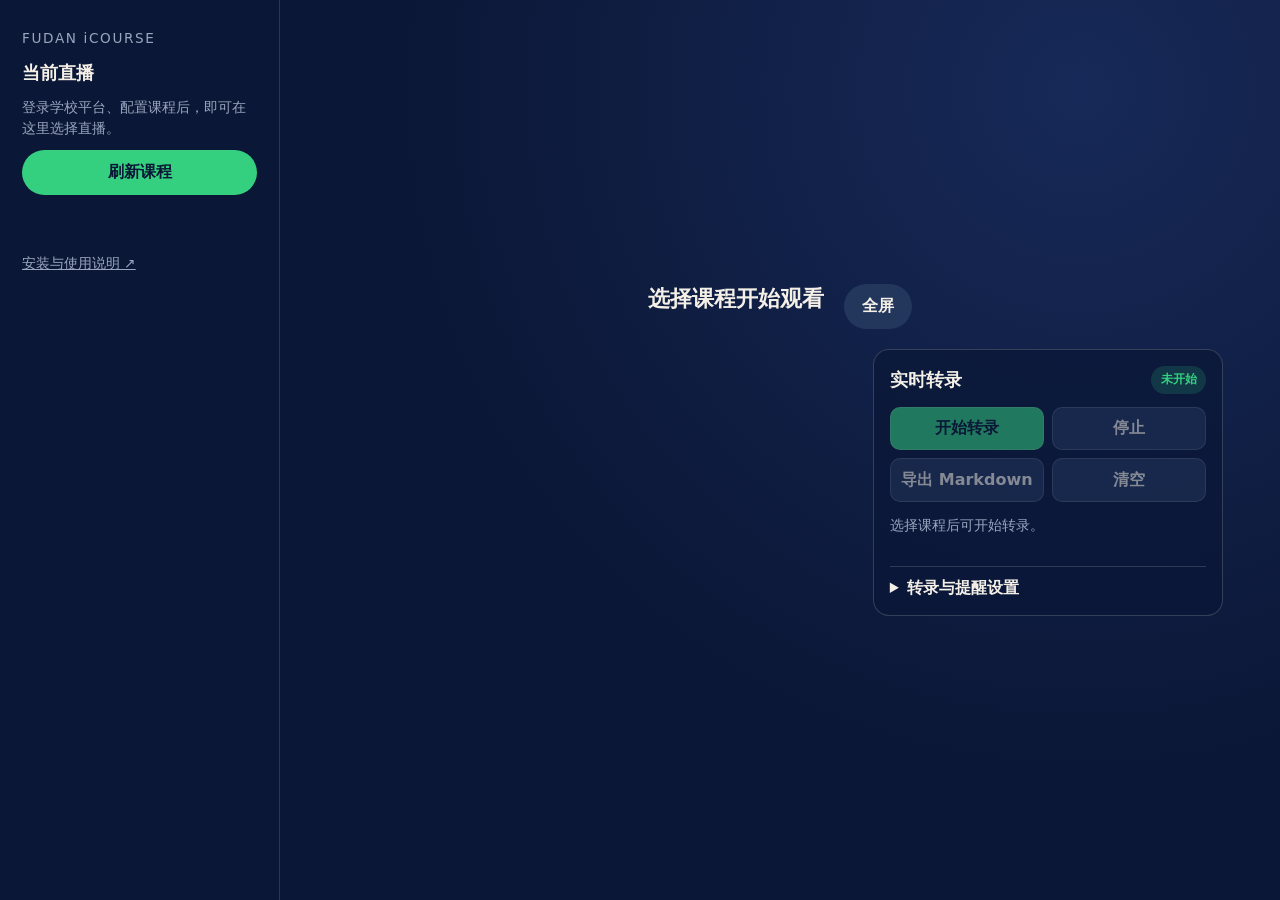
<file: frontend/index.html>
<!doctype html>
<html lang="zh-CN">
  <head>
    <meta charset="utf-8">
    <meta name="viewport" content="width=device-width, initial-scale=1">
    <meta http-equiv="refresh" content="0; url=live/">
    <title>Fudan iCourse Live Player</title>
  </head>
  <body>
    <p><a href="live/">进入当前直播播放器</a></p>
  </body>
</html>
</file>
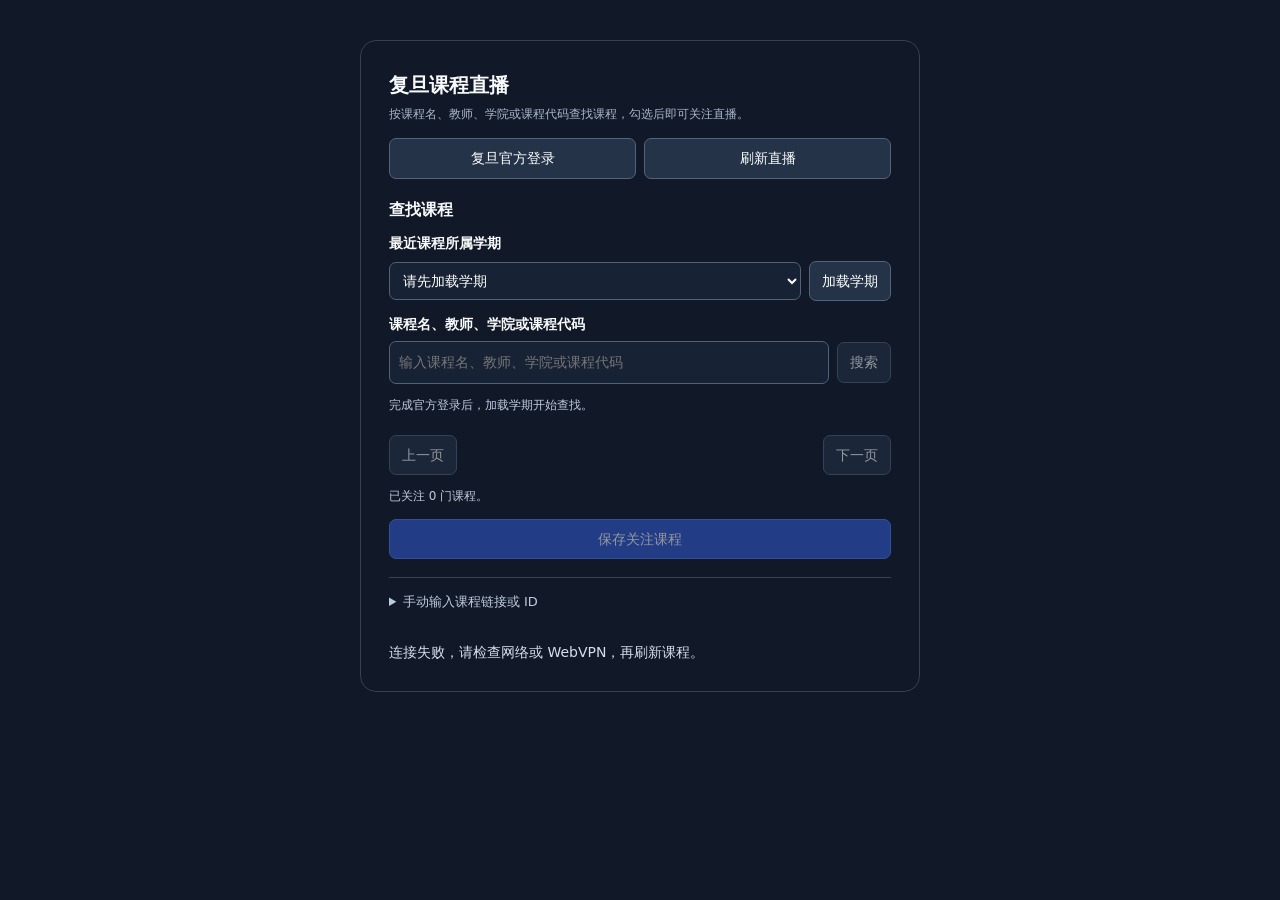
<file: edge_extension/popup/index.html>
<!doctype html>
<html lang="zh-CN">
  <head><meta charset="utf-8"><meta name="viewport" content="width=device-width,initial-scale=1"><title>复旦课程直播</title><link rel="stylesheet" href="popup.css"></head>
  <body>
    <h1>复旦课程直播</h1>
    <p class="intro">按课程名、教师、学院或课程代码查找课程，勾选后即可关注直播。</p>
    <div class="actions"><button id="login" type="button">复旦官方登录</button><button id="refresh" type="button">刷新直播</button></div>
    <section class="directory" aria-labelledby="directory-heading">
      <h2 id="directory-heading">查找课程</h2>
      <label for="directory-term">最近课程所属学期</label>
      <div class="term-row"><select id="directory-term"><option value="">请先加载学期</option></select><button id="directory-load" type="button">加载学期</button></div>
      <form id="directory-search"><label for="directory-query">课程名、教师、学院或课程代码</label><div class="search-row"><input id="directory-query" type="search" maxlength="120" placeholder="输入课程名、教师、学院或课程代码"><button id="directory-submit" type="submit" disabled>搜索</button></div></form>
      <p id="directory-status" role="status" aria-live="polite">完成官方登录后，加载学期开始查找。</p>
      <ul id="directory-results"></ul>
      <div class="directory-pages"><button id="directory-previous" type="button" disabled>上一页</button><button id="directory-next" type="button" disabled>下一页</button></div>
      <p id="directory-followed"></p><button id="directory-save" type="button" disabled>保存关注课程</button>
    </section>
    <details class="manual-settings"><summary>手动输入课程链接或 ID</summary>
    <form id="course-settings">
      <label for="course-ids">关注的课程</label>
      <textarea id="course-ids" rows="4" placeholder="粘贴课程 ID 或 iCourse 课程链接，每行一门" aria-describedby="course-help"></textarea>
      <p id="course-help">支持逗号或换行分隔。只保存课程 ID，不保存链接中的其他信息。</p>
      <button id="save" type="submit">保存并检查课程</button>
    </form>
    </details>
    <ul id="courses" aria-live="polite"></ul>
    <p id="status" role="status" aria-live="polite"></p>
    <script type="module" src="popup.js"></script>
  </body>
</html>
</file>
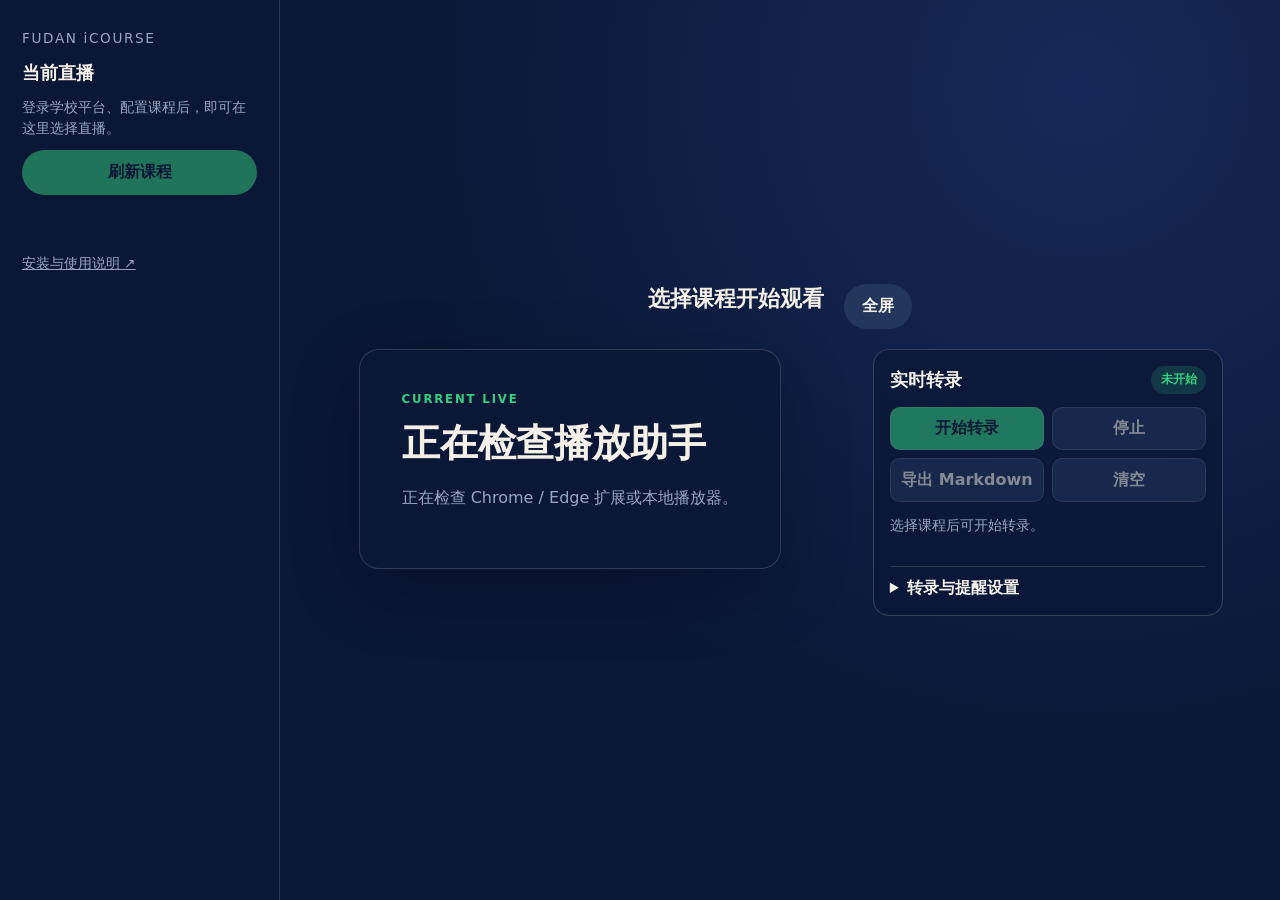
<file: frontend/live/index.html>
<!doctype html>
<html lang="zh-CN">
<head>
  <meta charset="utf-8">
  <meta name="viewport" content="width=device-width, initial-scale=1">
  <meta name="description" content="选择复旦 iCourse 当前直播课程，切换教师、学生画面或纯音频。">
  <title>当前直播 · Fudan iCourse</title>
  <link rel="stylesheet" href="./app.css">
</head>
<body>
  <main class="live-shell">
    <button class="rail-toggle" data-rail-toggle type="button" aria-controls="live-course-rail" aria-expanded="false">查看直播课程</button>
    <aside class="course-rail" id="live-course-rail" data-course-rail data-open="false" aria-label="直播课程">
      <p class="brand-label">FUDAN iCOURSE</p>
      <h1>当前直播</h1>
      <p>登录学校平台、配置课程后，即可在这里选择直播。</p>
      <button data-refresh type="button">刷新课程</button>
      <div class="course-list" data-live-courses></div>
      <a class="help-link" href="https://github.com/Johnxmj/fudan-icourse-live-player/blob/main/docs/live-player.md" target="_blank" rel="noopener noreferrer">安装与使用说明 ↗</a>
    </aside>
    <section class="player-surface" data-stage aria-label="播放器">
      <header class="player-heading">
        <div><h2 data-course-title>选择课程开始观看</h2><p data-course-meta></p></div>
        <button data-fullscreen type="button">全屏</button>
      </header>
      <div data-live-state aria-live="polite"></div>
      <div class="player-host" data-player hidden></div>
      <div class="view-bar" data-view-bar aria-label="画面与音频"></div>
      <aside class="transcription-panel" data-transcription-panel aria-label="实时转录">
        <header><h2>实时转录</h2><span data-transcription-state>未开始</span></header>
        <div class="transcription-actions">
          <button type="button" data-transcription-start disabled>开始转录</button>
          <button type="button" data-transcription-stop disabled>停止</button>
          <button type="button" data-transcription-export disabled>导出 Markdown</button>
          <button type="button" data-transcription-clear disabled>清空</button>
        </div>
        <p data-transcription-status aria-live="polite">选择课程后可开始转录。</p>
        <div data-transcription-alert role="status" aria-live="assertive" hidden></div>
        <ol data-transcription-lines aria-label="实时字幕"></ol>
        <details data-transcription-settings>
          <summary>转录与提醒设置</summary>
          <div class="transcription-settings__fields">
            <label>模型 <select data-transcription-model><option value="tiny">tiny</option><option value="base">base</option><option value="small">small</option></select></label>
            <label>语言 <select data-transcription-language><option value="zh">中文</option><option value="auto">自动检测</option></select></label>
            <label class="transcription-settings__keywords">提醒关键词（以逗号分隔）<input data-transcription-keywords type="text"></label>
            <label><input data-transcription-page type="checkbox" checked> 页面提醒</label>
            <label><input data-transcription-sound type="checkbox" checked> 声音提醒</label>
            <label><input data-transcription-system type="checkbox" checked> 系统通知</label>
          </div>
        </details>
      </aside>
    </section>
  </main>
  <script src="./vendor/hls.min.js"></script>
  <script type="module" src="./app.js"></script>
</body>
</html>
</file>
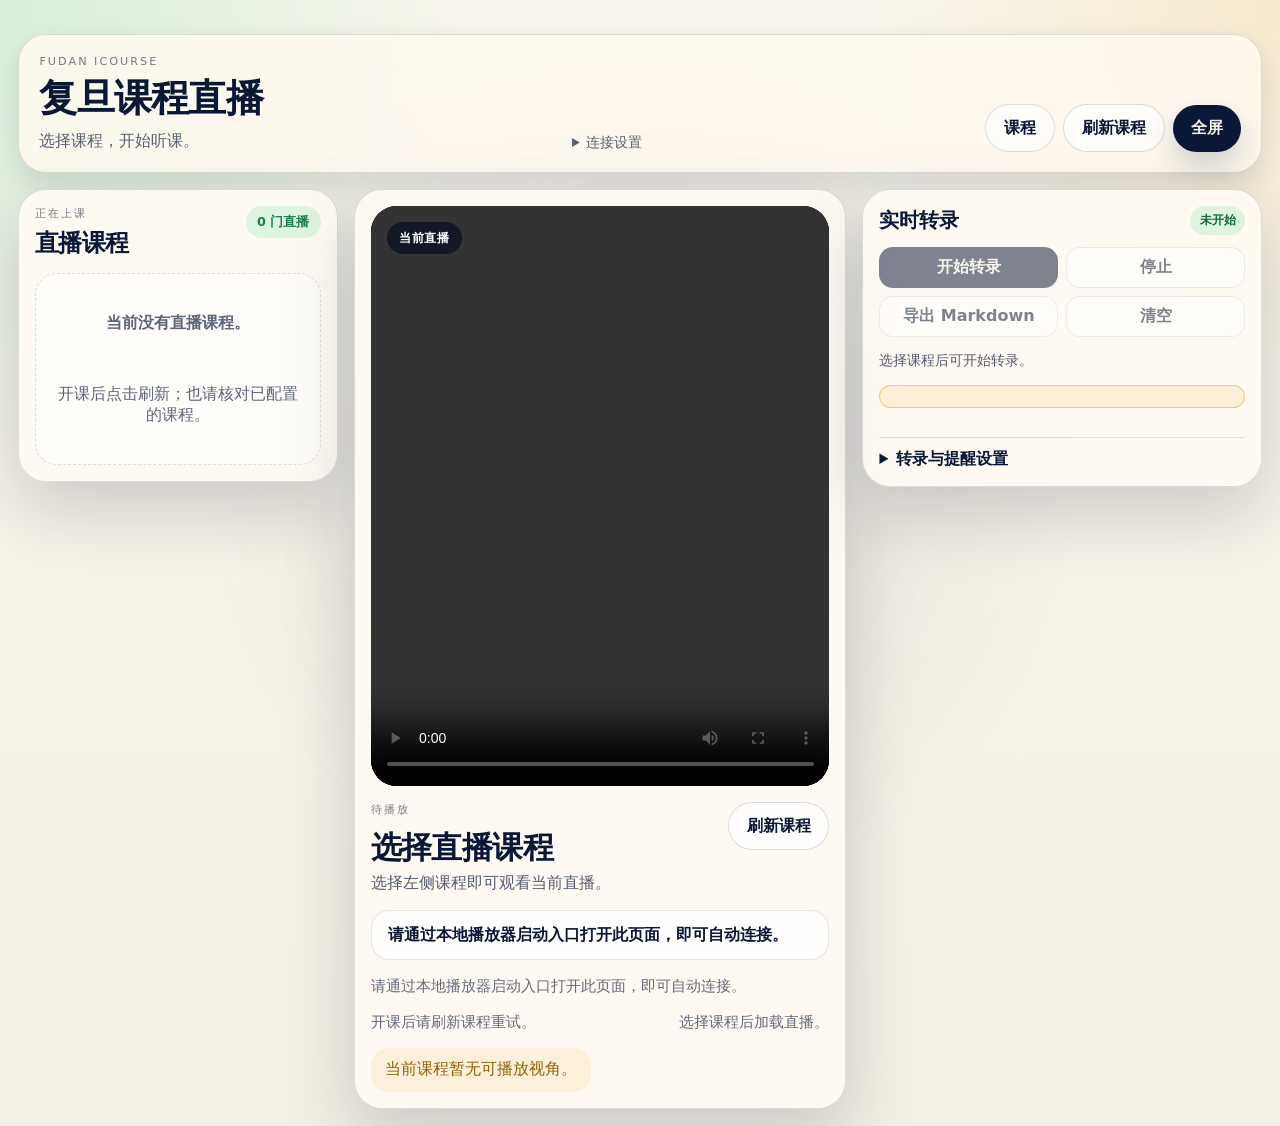
<file: live_player/web/index.html>
<!DOCTYPE html>
<html lang="zh-CN">
<head>
  <meta charset="UTF-8">
  <meta name="viewport" content="width=device-width, initial-scale=1.0, viewport-fit=cover">
  <title>当前直播 · Fudan iCourse</title>
  <link rel="stylesheet" href="./app.css">
</head>
<body>
  <div class="shell" data-live-player-root>
    <div class="shell__backdrop" data-rail-backdrop aria-hidden="true"></div>

    <header class="topbar">
      <div class="brand">
        <p class="brand__eyebrow">Fudan iCourse</p>
        <h1>复旦课程直播</h1>
        <p class="brand__sub">选择课程，开始听课。</p>
      </div>

      <details class="connection-settings"><summary>连接设置</summary><div class="connect">
        <label class="field">
          <span>本地播放器地址</span>
          <input data-base-url type="url" spellcheck="false" autocomplete="off" inputmode="url" placeholder="http://127.0.0.1:8000">
        </label>
        <label class="field field--token">
          <span>临时连接凭证</span>
          <input data-token type="password" spellcheck="false" autocomplete="off" placeholder="自动连接时无需填写">
        </label>
        <button class="button button--ghost" data-connect type="button">连接</button>
      </div>

      </details>
      <div class="topbar__actions">
        <button class="button button--ghost rail-toggle" data-rail-toggle type="button" aria-expanded="false">课程</button>
        <button class="button button--ghost" data-refresh type="button">刷新课程</button>
        <button class="button button--solid" data-fullscreen type="button">全屏</button>
      </div>
    </header>

    <main class="surface">
      <aside class="rail" data-rail aria-label="当前直播课程">
        <div class="rail__head">
          <div>
            <p class="rail__eyebrow">正在上课</p>
            <h2>直播课程</h2>
          </div>
          <span class="rail__count" data-course-count>0 门直播</span>
        </div>
        <div class="rail__list" data-rail-list></div>
      </aside>

      <section class="stage" data-stage>
        <div class="stage__screen">
          <video data-video class="stage__video" controls playsinline></video>
          <div class="stage__badge">当前直播</div>
        </div>

        <div class="stage__meta">
          <div class="stage__copy">
            <p class="stage__eyebrow" data-course-badge>待播放</p>
            <h2 data-course-title>选择直播课程</h2>
            <p class="stage__sub" data-course-meta>连接后选择左侧课程，即可观看当前直播。</p>
          </div>
          <button class="button button--ghost stage__mini" data-refresh type="button">刷新课程</button>
        </div>

        <p class="status" data-status aria-live="polite">请从本地播放器启动入口打开，系统会自动连接。</p>
        <p class="connection-hint" data-connection-hint></p>

        <div class="view-hint-line">
          <span data-view-hint>选择课程后可切换教师、学生画面或纯音频。</span>
          <span data-preview-line>请选择正在直播的课程。</span>
        </div>

        <div class="view-bar" data-view-bar></div>
      </section>

      <aside class="transcription-panel" data-transcription-panel aria-label="实时转录">
        <header><h2>实时转录</h2><span data-transcription-state>未开始</span></header>
        <div class="transcription-actions">
          <button type="button" data-transcription-start disabled>开始转录</button>
          <button type="button" data-transcription-stop disabled>停止</button>
          <button type="button" data-transcription-export disabled>导出 Markdown</button>
          <button type="button" data-transcription-clear disabled>清空</button>
        </div>
        <p data-transcription-status aria-live="polite">选择课程后可开始转录。</p>
        <div data-transcription-alert role="status" aria-live="assertive" hidden></div>
        <ol data-transcription-lines aria-label="实时字幕"></ol>
        <details data-transcription-settings>
          <summary>转录与提醒设置</summary>
          <div class="transcription-settings__fields">
            <label>模型 <select data-transcription-model><option value="tiny">tiny</option><option value="base">base</option><option value="small">small</option></select></label>
            <label>语言 <select data-transcription-language><option value="zh">中文</option><option value="auto">自动检测</option></select></label>
            <label class="transcription-settings__keywords">提醒关键词（以逗号分隔）<input data-transcription-keywords type="text"></label>
            <label><input data-transcription-page type="checkbox" checked> 页面提醒</label>
            <label><input data-transcription-sound type="checkbox" checked> 声音提醒</label>
            <label><input data-transcription-system type="checkbox" checked> 系统通知</label>
          </div>
        </details>
      </aside>
    </main>
  </div>

  <script src="./vendor/hls.min.js"></script>
  <script type="module">
    import { mountLivePlayerApp } from "./app.js";
    mountLivePlayerApp();
  </script>
</body>
</html>
</file>
<file: edge_extension/popup/popup.css>
:root{color-scheme:dark}*{box-sizing:border-box}body{width:380px;margin:0;padding:20px;background:#111827;color:#f9fafb;font:14px/1.6 system-ui}h1{font-size:20px;margin:0 0 4px}.intro,#course-help{color:#a9b8cd;font-size:12px;margin:4px 0 14px}label{display:block;font-weight:600;margin-bottom:6px}textarea{display:block;width:100%;resize:vertical;min-height:88px;border:1px solid #526178;border-radius:8px;background:#182235;color:#fff;padding:10px;font:13px/1.5 system-ui}ul{list-style:none;padding:0;margin:16px 0 0}li{padding:12px 0;border-top:1px solid #374151}button{padding:8px 12px;border:1px solid #53637d;border-radius:7px;background:#253348;color:#fff;cursor:pointer;font:inherit}button:hover{background:#344661}button:disabled{opacity:.55;cursor:wait}button:focus-visible,textarea:focus-visible{outline:2px solid #93c5fd;outline-offset:2px}#save{background:#315bd5;border-color:#537cee;width:100%}.actions{display:flex;gap:8px;margin-top:12px}.actions button{flex:1}li button{margin-top:8px}#status{color:#d5dfed;margin-bottom:0}
:root{scrollbar-color:#526178 #111827}@media(min-width:600px){body{width:560px;margin:40px auto;padding:28px;border:1px solid #374151;border-radius:16px}}
:root{--border:#374151}h2{font-size:16px;margin:18px 0 10px}.term-row,.search-row{display:flex;align-items:center;gap:8px}.term-row{margin-bottom:12px}.term-row label{margin:0;flex-shrink:0}select,input[type=search]{min-width:0;flex:1;padding:9px;border:1px solid #526178;border-radius:7px;background:#182235;color:#fff;font:inherit}.term-row button,.search-row button{white-space:nowrap}.directory #directory-results{max-height:360px;overflow:auto;margin-top:8px}.directory li{padding:8px 0}.directory li label{display:flex;gap:9px;align-items:flex-start;font-weight:400;cursor:pointer;margin:0}.directory input[type=checkbox]{margin-top:5px;flex-shrink:0}.directory-pages{display:flex;justify-content:space-between;gap:10px;margin-top:8px}#directory-status,#directory-followed{font-size:12px;color:#bfcbe0}#directory-save{width:100%;background:#315bd5;border-color:#537cee}.manual-settings{border-top:1px solid var(--border);padding-top:14px;margin-top:18px}.manual-settings summary{cursor:pointer;color:#bfcbe0;margin-bottom:12px;font-size:13px}
.directory li small{display:block;margin-left:23px;font-size:11px;color:#a9b8cd}
</file>
<file: frontend/live/app.css>
:root {
  --ink: #0b1736;
  --paper: #f4f0e7;
  --live: #35d07f;
  --warn: #f0b44d;
  --muted: #9aa6bf;
}

* { box-sizing: border-box; }
body { margin: 0; font-family: Inter, ui-sans-serif, system-ui, sans-serif; color: var(--paper); background: var(--ink); }
.live-shell { min-height: 100dvh; display: grid; grid-template-columns: 280px minmax(0, 1fr); background: var(--ink); }
.course-rail { padding: 28px 22px; border-right: 1px solid rgba(244,240,231,.14); }
.course-rail h1 { margin: 0 0 8px; font-size: 1.15rem; }
.course-rail p { color: var(--muted); font-size: .85rem; line-height: 1.5; }
.player-surface { position: relative; display: grid; place-items: center; padding: 32px; background: radial-gradient(circle at 80% 10%, #172958, var(--ink) 60%); }
.state-card { width: min(580px, 100%); padding: 42px; border: 1px solid rgba(244,240,231,.16); border-radius: 20px; background: rgba(11,23,54,.74); box-shadow: 0 20px 70px rgba(0,0,0,.24); }
.state-kicker { margin: 0 0 12px; color: var(--live); font-size: .73rem; letter-spacing: .16em; font-weight: 700; }
.state-card h2 { margin: 0 0 10px; font-size: clamp(1.7rem, 3vw, 2.5rem); }
.state-card > p:not(.state-kicker) { color: var(--muted); line-height: 1.6; }
.state-actions { display: flex; flex-wrap: wrap; gap: 12px; margin-top: 28px; }
button { border: 0; border-radius: 999px; padding: 12px 18px; font: inherit; font-weight: 650; color: var(--ink); background: var(--live); cursor: pointer; }
button[data-action="local"] { background: var(--warn); }
button:focus-visible { outline: 3px solid var(--paper); outline-offset: 3px; }
.rail-toggle { display: none; }
@media (max-width: 759px) {
  .live-shell { grid-template-columns: 1fr; }
  .course-rail { position: fixed; z-index: 2; inset: 0 20% 0 0; transform: translateX(-100%); transition: transform .2s ease; background: var(--ink); }
  .course-rail[data-open="true"] { transform: translateX(0); }
  .player-surface { min-height: 100dvh; padding: 20px; }
  .state-card { padding: 28px; }
  .rail-toggle { display: inline-flex; position: absolute; z-index: 3; top: 16px; left: 16px; }
}
[hidden] { display: none !important; }
a { color: var(--muted); }
.brand-label { letter-spacing: .12em; font-size: .72rem; }
.course-rail { display: flex; flex-direction: column; gap: 12px; }
.course-rail h1, .course-rail p { margin: 0; }
.course-list { display: grid; gap: 12px; margin-top: 12px; }
.course-card { display: grid; gap: 8px; width: 100%; padding: 18px; text-align: left; color: var(--paper); background: #16264a; border-radius: 12px; border: 1px solid transparent; overflow-wrap: anywhere; }
.course-card span, .course-card small { color: var(--muted); font-weight: 400; }
.course-card[aria-pressed="true"] { border-color: var(--live); background: #163c3c; }
.help-link { margin-top: 24px; font-size: .85rem; }
.player-surface { display: flex; flex-direction: column; align-items: stretch; justify-content: center; gap: 20px; min-width: 0; }
.player-heading { display: flex; justify-content: space-between; align-items: center; gap: 20px; }
.player-heading h2 { margin: 0; font-size: 1.35rem; }
.player-heading p { color: var(--muted); }
.player-heading button { background: #23375d; color: var(--paper); flex: none; }
[data-live-state] { display: grid; place-items: center; }
.player-host { aspect-ratio: 16 / 9; width: 100%; background: #030812; border-radius: 16px; overflow: hidden; }
.player-host > video, .player-host > iframe { display: block; width: 100%; height: 100%; border: 0; }
[data-playing="true"] .state-card { width: 100%; padding: 14px 18px; border-radius: 12px; box-shadow: none; }
[data-playing="true"] .state-kicker { display: none; }
[data-playing="true"] .state-card h2 { font-size: 1rem; margin-bottom: 4px; }
[data-playing="true"] .state-card > p { font-size: .85rem; margin: 0; }
.view-bar { display: flex; gap: 10px; flex-wrap: wrap; }
.view-bar button { background: #23375d; color: var(--paper); }
.view-bar button[aria-pressed="true"] { background: var(--live); color: var(--ink); }
button:disabled { opacity: .5; cursor: wait; }
@media (max-width: 759px) {
  .course-rail { padding-top: 80px; overflow-y: auto; }
  .player-surface { padding-top: 80px; justify-content: flex-start; }
  .player-heading h2 { font-size: 1.1rem; }
}
@media (prefers-reduced-motion: reduce) { .course-rail { transition: none; } }

.transcription-panel { display: grid; align-content: start; gap: .8rem; min-width: 0; padding: 1rem; border: 1px solid rgba(244,240,231,.18); border-radius: 16px; background: rgba(11,23,54,.72); }
.transcription-panel > header { display: flex; justify-content: space-between; align-items: center; gap: .75rem; }
.transcription-panel h2 { margin: 0; font-size: 1.1rem; }
[data-transcription-state] { border-radius: 999px; padding: .35rem .6rem; background: rgba(53,208,127,.16); color: var(--live); font-size: .78rem; font-weight: 700; }
.transcription-actions { display: grid; grid-template-columns: repeat(2, minmax(0, 1fr)); gap: .5rem; }
.transcription-actions button { padding: .65rem; border: 1px solid rgba(244,240,231,.18); border-radius: 10px; background: #23375d; color: var(--paper); }
.transcription-actions [data-transcription-start] { background: var(--live); color: var(--ink); }
.transcription-actions button:disabled { opacity: .52; cursor: not-allowed; }
[data-transcription-status] { min-height: 1.4rem; margin: 0; color: var(--muted); font-size: .88rem; line-height: 1.45; }
[data-transcription-alert] { display: flex; align-items: center; justify-content: space-between; gap: .6rem; padding: .65rem .75rem; border: 1px solid var(--warn); border-radius: 12px; background: rgba(240,180,77,.16); color: #fff0c8; font-size: .88rem; font-weight: 700; }
[data-transcription-alert] button { border: 0; padding: .2rem .45rem; background: transparent; color: inherit; text-decoration: underline; }
[data-transcription-lines] { display: grid; gap: .55rem; max-height: min(52vh, 34rem); margin: 0; padding: .1rem .1rem .1rem 1.7rem; overflow: auto; overscroll-behavior: contain; }
[data-transcription-lines] li { padding: .65rem; border-left: 3px solid rgba(244,240,231,.3); border-radius: 0 10px 10px 0; background: rgba(244,240,231,.06); line-height: 1.45; overflow-wrap: anywhere; }
[data-transcription-lines] li.is-alert { border-left-color: var(--warn); background: rgba(240,180,77,.16); }
.transcription-time { display: inline-block; margin-right: .4rem; color: var(--muted); font-size: .78rem; font-variant-numeric: tabular-nums; }
[data-transcription-settings] { border-top: 1px solid rgba(244,240,231,.16); padding-top: .7rem; }
[data-transcription-settings] summary { cursor: pointer; font-weight: 700; }
.transcription-settings__fields { display: grid; grid-template-columns: 1fr 1fr; gap: .55rem; margin-top: .7rem; color: var(--paper); font-size: .85rem; }
.transcription-settings__fields label { display: grid; gap: .3rem; }.transcription-settings__keywords { grid-column: 1 / -1; }
.transcription-settings__fields input[type="checkbox"] { width: auto; }.transcription-settings__fields select, .transcription-settings__fields input[type="text"] { min-height: 2.25rem; border: 1px solid rgba(244,240,231,.18); border-radius: 10px; padding: .35rem; color: var(--ink); background: var(--paper); }
@media (min-width: 901px) { .player-surface { display: grid; grid-template-columns: minmax(0, 1fr) minmax(19rem, 25rem); align-content: center; } .player-heading { grid-column: 1 / -1; } [data-live-state], .player-host, .view-bar { grid-column: 1; } .transcription-panel { grid-column: 2; grid-row: 2 / span 3; align-self: stretch; } }
</file>
<file: live_player/web/app.css>
:root {
  --ink: #0b1736;
  --ink-soft: #162853;
  --paper: #f4f0e7;
  --paper-2: #fffaf0;
  --paper-3: #ece4d2;
  --live: #35d07f;
  --live-soft: rgba(53, 208, 127, 0.16);
  --amber: #f0b44d;
  --amber-soft: rgba(240, 180, 77, 0.17);
  --danger: #db5b62;
  --danger-soft: rgba(219, 91, 98, 0.12);
  --line: rgba(11, 23, 54, 0.14);
  --shadow: 0 26px 70px rgba(11, 23, 54, 0.18);
  --shadow-soft: 0 12px 30px rgba(11, 23, 54, 0.12);
}

*,
*::before,
*::after {
  box-sizing: border-box;
}

html {
  color-scheme: light;
}

body {
  margin: 0;
  min-height: 100dvh;
  font-family: system-ui, -apple-system, BlinkMacSystemFont, "Segoe UI", sans-serif;
  color: var(--ink);
  background:
    radial-gradient(circle at top left, rgba(53, 208, 127, 0.16), transparent 28%),
    radial-gradient(circle at top right, rgba(240, 180, 77, 0.18), transparent 24%),
    linear-gradient(180deg, #f8f5ec 0%, #f4efe4 100%);
}

button,
input {
  font: inherit;
}

button {
  appearance: none;
  border: 0;
  cursor: pointer;
}

input {
  width: 100%;
  border: 1px solid rgba(11, 23, 54, 0.14);
  border-radius: 999px;
  padding: 0.75rem 0.95rem;
  background: rgba(255, 255, 255, 0.86);
  color: var(--ink);
  box-shadow: inset 0 1px 0 rgba(255, 255, 255, 0.75);
  transition: border-color 160ms ease, box-shadow 160ms ease, background 160ms ease;
}

input:focus {
  outline: none;
  border-color: rgba(53, 208, 127, 0.72);
  box-shadow: 0 0 0 4px rgba(53, 208, 127, 0.16);
  background: white;
}

.shell {
  position: relative;
  display: grid;
  gap: 1rem;
  max-width: 1480px;
  margin: 0 auto;
  padding: 1.1rem;
}

.shell::before {
  content: "";
  position: fixed;
  inset: 1rem auto auto 50%;
  width: min(72vw, 980px);
  height: min(72vw, 980px);
  transform: translateX(-50%);
  border-radius: 50%;
  background: radial-gradient(circle, rgba(11, 23, 54, 0.08), transparent 68%);
  pointer-events: none;
  z-index: -1;
}

.topbar {
  display: grid;
  grid-template-columns: minmax(0, 1.3fr) minmax(320px, 1fr) auto;
  align-items: end;
  gap: 1rem;
  padding: 1.25rem 1.3rem;
  border: 1px solid rgba(11, 23, 54, 0.14);
  border-radius: 28px;
  background: rgba(255, 250, 240, 0.84);
  backdrop-filter: blur(14px);
  box-shadow: var(--shadow-soft);
}

.brand h1,
.rail__head h2,
.stage__copy h2 {
  margin: 0;
  font-family: Georgia, "Iowan Old Style", "Palatino Linotype", "Times New Roman", serif;
  font-weight: 700;
  letter-spacing: -0.02em;
}

.brand h1 {
  font-size: clamp(1.9rem, 3vw, 3rem);
}

.brand__eyebrow,
.rail__eyebrow,
.stage__eyebrow {
  margin: 0 0 0.35rem;
  text-transform: uppercase;
  letter-spacing: 0.18em;
  font-size: 0.7rem;
  color: rgba(11, 23, 54, 0.56);
}

.brand__sub {
  margin: 0.45rem 0 0;
  max-width: 42ch;
  color: rgba(11, 23, 54, 0.68);
}

.connect {
  display: grid;
  grid-template-columns: minmax(0, 1fr) minmax(0, 1fr) auto;
  gap: 0.75rem;
  align-items: end;
}

.field {
  display: grid;
  gap: 0.4rem;
}

.field span {
  font-size: 0.75rem;
  font-weight: 600;
  color: rgba(11, 23, 54, 0.72);
}

.field--token input {
  font-family: "SFMono-Regular", Consolas, "Liberation Mono", monospace;
}

.topbar__actions {
  display: inline-flex;
  gap: 0.55rem;
  align-items: center;
  justify-self: end;
}

.button {
  min-height: 2.9rem;
  border-radius: 999px;
  padding: 0.78rem 1.1rem;
  font-weight: 700;
  color: var(--ink);
  transition: transform 140ms ease, box-shadow 140ms ease, background 140ms ease, color 140ms ease, border-color 140ms ease;
}

.button:hover {
  transform: translateY(-1px);
}

.button:focus-visible,
.view-chip:focus-visible,
.course-card:focus-visible,
.rail-toggle:focus-visible,
.stage__mini:focus-visible {
  outline: none;
  box-shadow: 0 0 0 4px rgba(53, 208, 127, 0.2);
}

.button--ghost {
  border: 1px solid rgba(11, 23, 54, 0.14);
  background: rgba(255, 255, 255, 0.72);
}

.button--solid {
  background: var(--ink);
  color: var(--paper);
  box-shadow: 0 14px 30px rgba(11, 23, 54, 0.18);
}

.surface {
  display: grid;
  grid-template-columns: minmax(280px, 360px) minmax(0, 1fr);
  gap: 1rem;
  align-items: start;
}

.rail,
.stage {
  border: 1px solid rgba(11, 23, 54, 0.14);
  border-radius: 28px;
  background: rgba(255, 251, 244, 0.9);
  backdrop-filter: blur(14px);
  box-shadow: var(--shadow);
}

.rail {
  position: sticky;
  top: 1rem;
  padding: 1rem;
}

.rail__head {
  display: flex;
  align-items: start;
  justify-content: space-between;
  gap: 0.75rem;
  margin-bottom: 0.9rem;
}

.rail__count {
  display: inline-flex;
  align-items: center;
  justify-content: center;
  min-height: 2rem;
  padding: 0 0.7rem;
  border-radius: 999px;
  background: var(--live-soft);
  color: #1e7d52;
  font-size: 0.8rem;
  font-weight: 700;
  white-space: nowrap;
}

.rail__list {
  display: grid;
  gap: 0.65rem;
}

.course-card {
  display: grid;
  grid-template-columns: auto minmax(0, 1fr) auto;
  align-items: center;
  gap: 0.8rem;
  width: 100%;
  padding: 0.92rem;
  text-align: left;
  border-radius: 20px;
  border: 1px solid rgba(11, 23, 54, 0.08);
  background: linear-gradient(180deg, rgba(255, 255, 255, 0.92), rgba(247, 242, 231, 0.92));
  color: var(--ink);
  box-shadow: 0 8px 16px rgba(11, 23, 54, 0.05);
}

.course-card.is-selected {
  border-color: rgba(53, 208, 127, 0.4);
  background: linear-gradient(180deg, rgba(245, 255, 249, 0.96), rgba(233, 251, 239, 0.94));
}

.course-card__dot {
  width: 0.85rem;
  height: 0.85rem;
  border-radius: 50%;
  background: var(--live);
  box-shadow: 0 0 0 6px var(--live-soft);
}

.course-card__copy {
  display: grid;
  gap: 0.3rem;
  min-width: 0;
}

.course-card__copy strong {
  overflow: hidden;
  text-overflow: ellipsis;
  white-space: nowrap;
}

.course-card__copy span {
  overflow: hidden;
  text-overflow: ellipsis;
  white-space: nowrap;
  color: rgba(11, 23, 54, 0.66);
  font-size: 0.92rem;
}

.course-card__views {
  padding: 0.38rem 0.55rem;
  border-radius: 999px;
  background: rgba(11, 23, 54, 0.08);
  color: rgba(11, 23, 54, 0.72);
  font-size: 0.76rem;
  font-weight: 700;
  white-space: nowrap;
}

.empty-rail {
  display: grid;
  gap: 0.35rem;
  min-height: 12rem;
  place-items: center;
  text-align: center;
  padding: 1rem;
  border: 1px dashed rgba(11, 23, 54, 0.14);
  border-radius: 22px;
  background: rgba(255, 255, 255, 0.58);
  color: rgba(11, 23, 54, 0.66);
}

.stage {
  display: grid;
  gap: 1rem;
  padding: 1rem;
}

.stage__screen {
  position: relative;
  min-height: min(64vh, 44rem);
  border-radius: 26px;
  overflow: hidden;
  background:
    linear-gradient(145deg, rgba(11, 23, 54, 0.98), rgba(21, 41, 88, 0.94)),
    radial-gradient(circle at 20% 20%, rgba(53, 208, 127, 0.2), transparent 30%);
  box-shadow: inset 0 1px 0 rgba(255, 255, 255, 0.08);
}

.stage__video {
  width: 100%;
  height: 100%;
  min-height: inherit;
  background: #000;
  object-fit: contain;
}

.stage__badge {
  position: absolute;
  top: 1rem;
  left: 1rem;
  display: inline-flex;
  align-items: center;
  min-height: 2rem;
  padding: 0 0.8rem;
  border-radius: 999px;
  background: rgba(5, 13, 32, 0.7);
  color: #fff;
  font-size: 0.78rem;
  font-weight: 700;
  letter-spacing: 0.04em;
  text-transform: uppercase;
}

.stage__meta {
  display: flex;
  justify-content: space-between;
  gap: 1rem;
  align-items: start;
}

.stage__copy {
  display: grid;
  gap: 0.25rem;
}

.stage__copy h2 {
  font-size: clamp(1.6rem, 2.4vw, 2.3rem);
}

.stage__sub {
  margin: 0;
  max-width: 58ch;
  color: rgba(11, 23, 54, 0.7);
}

.stage__mini {
  align-self: start;
}

.status {
  margin: 0;
  min-height: 2.4rem;
  padding: 0.85rem 1rem;
  border-radius: 18px;
  border: 1px solid rgba(11, 23, 54, 0.1);
  background: rgba(255, 255, 255, 0.78);
  font-weight: 600;
}

.status[data-tone="live"] {
  border-color: rgba(53, 208, 127, 0.24);
  background: rgba(53, 208, 127, 0.12);
}

.status[data-tone="warning"] {
  border-color: rgba(240, 180, 77, 0.3);
  background: rgba(240, 180, 77, 0.14);
}

.status[data-tone="danger"] {
  border-color: rgba(219, 91, 98, 0.24);
  background: rgba(219, 91, 98, 0.12);
}

.connection-hint,
.view-hint-line {
  margin: 0;
  color: rgba(11, 23, 54, 0.64);
}

.connection-hint {
  font-size: 0.95rem;
}

.view-hint-line {
  display: flex;
  flex-wrap: wrap;
  justify-content: space-between;
  gap: 0.75rem;
  font-size: 0.92rem;
}

.view-bar {
  display: flex;
  flex-wrap: wrap;
  gap: 0.7rem;
}

.view-chip {
  min-height: 2.6rem;
  padding: 0.6rem 0.95rem;
  border-radius: 999px;
  border: 1px solid rgba(11, 23, 54, 0.14);
  background: rgba(255, 255, 255, 0.76);
  color: var(--ink);
  font-weight: 700;
  text-transform: capitalize;
  transition: border-color 140ms ease, background 140ms ease, color 140ms ease, transform 140ms ease;
}

.view-chip:hover {
  transform: translateY(-1px);
}

.view-chip.is-active {
  border-color: rgba(53, 208, 127, 0.34);
  background: rgba(53, 208, 127, 0.14);
  color: #176744;
}

.view-hint {
  padding: 0.7rem 0.9rem;
  border-radius: 18px;
  background: rgba(240, 180, 77, 0.14);
  color: #8f6207;
}

@media (max-width: 1100px) {
  .topbar {
    grid-template-columns: 1fr;
  }

  .connect {
    grid-template-columns: 1fr;
  }

  .topbar__actions {
    justify-self: start;
  }
}

@media (max-width: 760px) {
  .shell {
    padding: 0.7rem;
  }

  .topbar {
    padding: 1rem;
  }

  .surface {
    grid-template-columns: 1fr;
  }

  .rail {
    position: fixed;
    inset: 0 auto 0 0;
    width: min(88vw, 360px);
    padding-top: 5.6rem;
    border-radius: 0 28px 28px 0;
    transform: translateX(-105%);
    transition: transform 240ms ease;
    z-index: 20;
  }

  .shell[data-rail-open="true"] .rail {
    transform: translateX(0);
  }

  .shell__backdrop {
    position: fixed;
    inset: 0;
    background: rgba(11, 23, 54, 0.42);
    backdrop-filter: blur(2px);
    opacity: 0;
    pointer-events: none;
    transition: opacity 240ms ease;
    z-index: 15;
  }

  .shell[data-rail-open="true"] .shell__backdrop {
    opacity: 1;
    pointer-events: auto;
  }

  .stage__screen {
    min-height: 54vh;
  }

  .stage__meta {
    flex-direction: column;
  }

  .button,
  .view-chip {
    min-height: 2.7rem;
  }
}

@media (prefers-reduced-motion: reduce) {
  *,
  *::before,
  *::after {
    scroll-behavior: auto !important;
    animation-duration: 0.01ms !important;
    animation-iteration-count: 1 !important;
    transition-duration: 0.01ms !important;
  }
}

.connection-settings { max-width: 560px; color: rgba(11, 23, 54, .68); }
.connection-settings summary { cursor: pointer; font-size: .85rem; }
.connection-settings[open] .connect { margin-top: 12px; }

.transcription-panel {
  display: grid;
  align-content: start;
  gap: .8rem;
  min-width: 0;
  padding: 1rem;
  border: 1px solid rgba(11, 23, 54, .14);
  border-radius: 28px;
  background: rgba(255, 251, 244, .9);
  box-shadow: var(--shadow);
}
.transcription-panel > header { display: flex; align-items: center; justify-content: space-between; gap: .75rem; }
.transcription-panel h2 { margin: 0; font: 700 1.25rem Georgia, "Iowan Old Style", serif; }
[data-transcription-state] { border-radius: 999px; padding: .35rem .6rem; background: var(--live-soft); color: #176744; font-size: .78rem; font-weight: 700; }
.transcription-actions { display: grid; grid-template-columns: repeat(2, minmax(0, 1fr)); gap: .5rem; }
.transcription-actions button { min-height: 2.55rem; border: 1px solid rgba(11,23,54,.14); border-radius: 14px; background: white; color: var(--ink); font-weight: 700; }
.transcription-actions [data-transcription-start] { background: var(--ink); color: var(--paper); }
.transcription-actions button:disabled { opacity: .52; cursor: not-allowed; }
[data-transcription-status] { min-height: 1.4rem; margin: 0; color: rgba(11,23,54,.7); font-size: .9rem; line-height: 1.45; }
[data-transcription-alert] { display: flex; align-items: center; justify-content: space-between; gap: .6rem; padding: .65rem .75rem; border: 1px solid rgba(240,180,77,.65); border-radius: 14px; background: var(--amber-soft); color: #714b00; font-size: .88rem; font-weight: 700; }
[data-transcription-alert] button { flex: none; border: 0; border-radius: 8px; padding: .25rem .45rem; background: transparent; color: inherit; text-decoration: underline; }
[data-transcription-lines] { display: grid; gap: .55rem; max-height: min(52vh, 34rem); margin: 0; padding: .1rem .1rem .1rem 1.7rem; overflow: auto; overscroll-behavior: contain; }
[data-transcription-lines] li { padding: .65rem; border-left: 3px solid rgba(11,23,54,.18); border-radius: 0 10px 10px 0; background: rgba(11,23,54,.045); line-height: 1.45; overflow-wrap: anywhere; }
[data-transcription-lines] li.is-alert { border-left-color: var(--amber); background: var(--amber-soft); }
.transcription-time { display: inline-block; margin-right: .4rem; color: rgba(11,23,54,.62); font-size: .78rem; font-variant-numeric: tabular-nums; }
[data-transcription-settings] { border-top: 1px solid rgba(11,23,54,.12); padding-top: .7rem; }
[data-transcription-settings] summary { cursor: pointer; font-weight: 700; }
.transcription-settings__fields { display: grid; grid-template-columns: 1fr 1fr; gap: .55rem; margin-top: .7rem; font-size: .88rem; }
.transcription-settings__fields label { display: grid; gap: .3rem; }
.transcription-settings__fields input[type="checkbox"] { width: auto; }
.transcription-settings__keywords { grid-column: 1 / -1; }
.transcription-settings__fields select { min-height: 2.25rem; border: 1px solid rgba(11,23,54,.14); border-radius: 10px; padding: .35rem; background: white; color: var(--ink); }
@media (min-width: 901px) { .surface { grid-template-columns: minmax(250px, 320px) minmax(0, 1fr) minmax(19rem, 25rem); } .transcription-panel { position: sticky; top: 1rem; } }
@media (max-width: 900px) { .transcription-panel { grid-column: 1 / -1; } }
</file>
